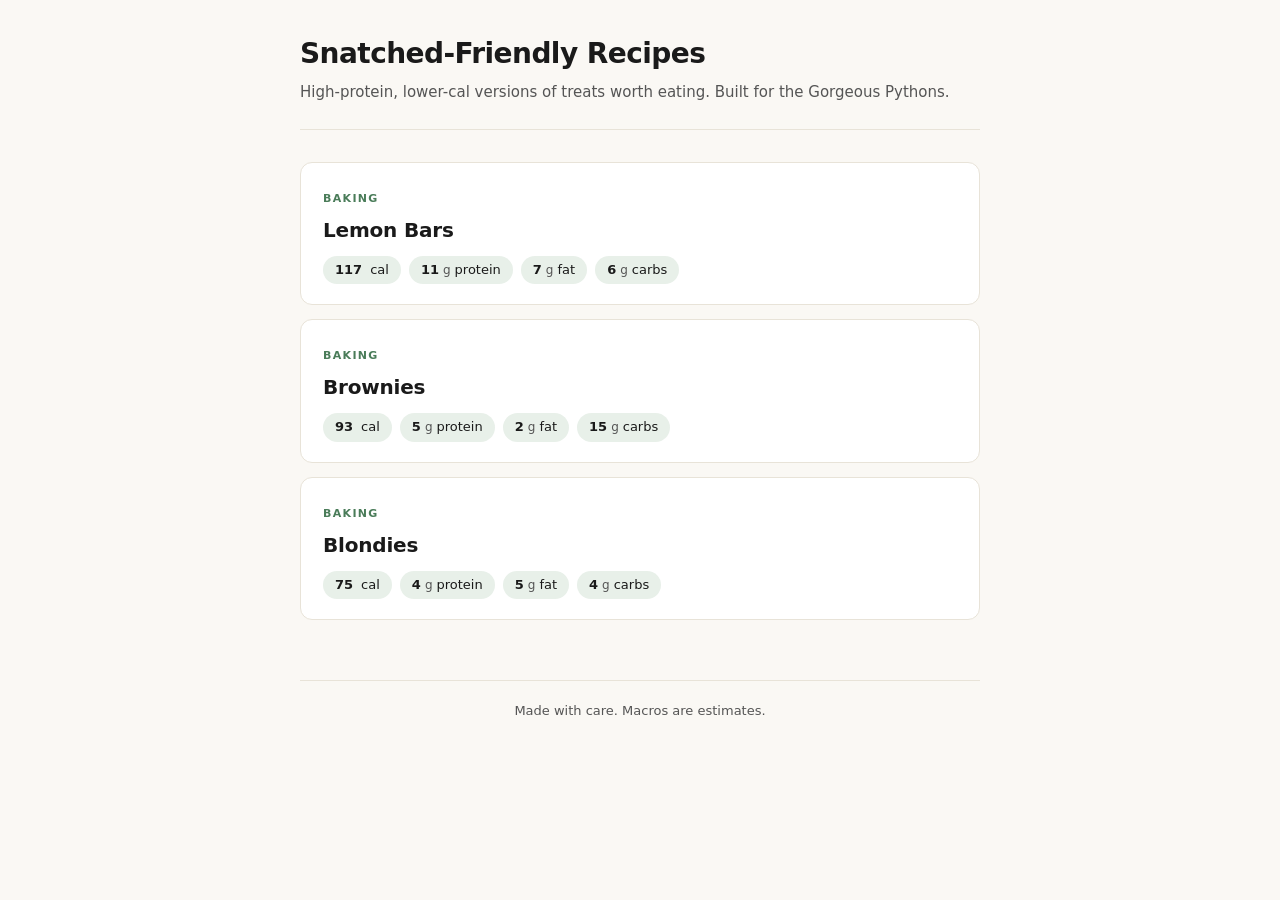
<file: index.html>
<!DOCTYPE html>
<html lang="en">
<head>
  <meta charset="UTF-8">
  <meta name="viewport" content="width=device-width, initial-scale=1.0">
  <title>Snatched-Friendly Recipes</title>
  <meta name="description" content="High-protein, lower-cal versions of treats worth eating. Built for the Gorgeous Pythons.">
  <link rel="stylesheet" href="styles.css">
</head>
<body>
  <div class="wrap">
    <header class="site">
      <h1><a href="index.html">Snatched-Friendly Recipes</a></h1>
      <p>High-protein, lower-cal versions of treats worth eating. Built for the Gorgeous Pythons.</p>
    </header>

    <main>
      <ul class="recipe-list" id="recipe-list"></ul>
    </main>

    <footer class="site">
      Made with care. Macros are estimates.
    </footer>
  </div>

  <script src="recipes.js"></script>
  <script src="app.js"></script>
</body>
</html>
</file>
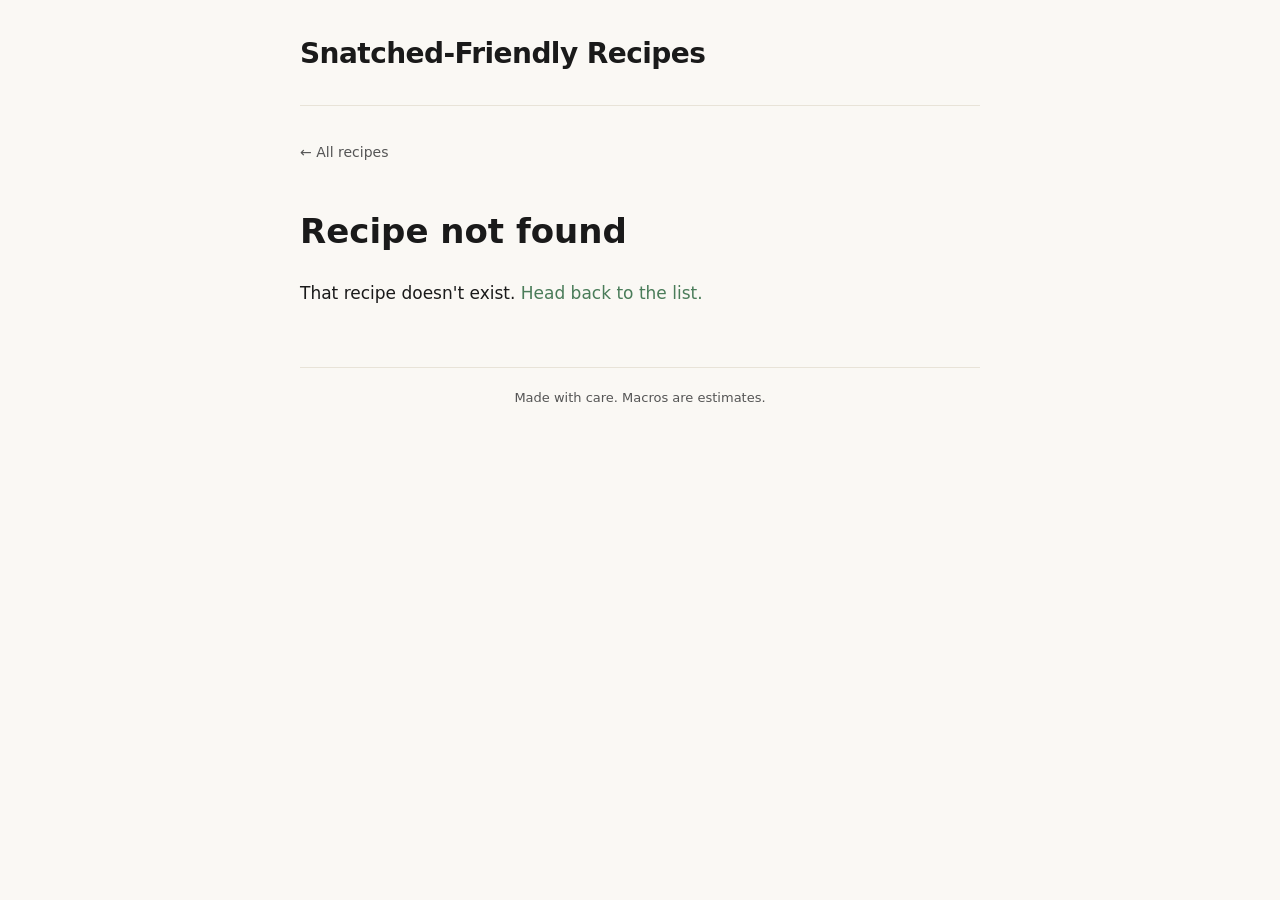
<file: recipe.html>
<!DOCTYPE html>
<html lang="en">
<head>
  <meta charset="UTF-8">
  <meta name="viewport" content="width=device-width, initial-scale=1.0">
  <title>Recipe — Snatched-Friendly Recipes</title>
  <link rel="stylesheet" href="styles.css">
</head>
<body>
  <div class="wrap">
    <header class="site">
      <h1><a href="index.html">Snatched-Friendly Recipes</a></h1>
    </header>

    <main id="recipe"></main>

    <footer class="site">
      Made with care. Macros are estimates.
    </footer>
  </div>

  <script src="recipes.js"></script>
  <script src="app.js"></script>
</body>
</html>
</file>
<file: styles.css>
:root {
  --bg: #faf8f4;
  --surface: #ffffff;
  --ink: #1a1a1a;
  --ink-soft: #555555;
  --line: #e8e3d8;
  --accent: #4a7c59;
  --accent-soft: #e8f0e9;
  --warn: #c44536;
  --shadow: 0 1px 2px rgba(0,0,0,0.04), 0 4px 12px rgba(0,0,0,0.04);
  --radius: 12px;
  --max: 720px;
}

* { box-sizing: border-box; }

html, body {
  margin: 0;
  padding: 0;
  background: var(--bg);
  color: var(--ink);
  font-family: -apple-system, BlinkMacSystemFont, "Segoe UI", "Inter", system-ui, sans-serif;
  font-size: 17px;
  line-height: 1.55;
  -webkit-font-smoothing: antialiased;
}

a { color: var(--accent); text-decoration: none; }
a:hover { text-decoration: underline; }

.wrap {
  max-width: var(--max);
  margin: 0 auto;
  padding: 32px 20px 80px;
}

header.site {
  border-bottom: 1px solid var(--line);
  padding-bottom: 24px;
  margin-bottom: 32px;
}

header.site h1 {
  font-size: 28px;
  font-weight: 800;
  letter-spacing: -0.02em;
  margin: 0 0 6px;
}

header.site h1 a { color: var(--ink); }
header.site h1 a:hover { text-decoration: none; }

header.site p {
  margin: 0;
  color: var(--ink-soft);
  font-size: 15px;
}

.eyebrow {
  text-transform: uppercase;
  font-size: 11px;
  letter-spacing: 0.12em;
  font-weight: 700;
  color: var(--accent);
}

/* Index list */
.recipe-list {
  display: grid;
  grid-template-columns: 1fr;
  gap: 14px;
  list-style: none;
  margin: 0;
  padding: 0;
}

.recipe-card {
  display: block;
  background: var(--surface);
  border: 1px solid var(--line);
  border-radius: var(--radius);
  padding: 20px 22px;
  color: var(--ink);
  transition: transform 0.08s ease, box-shadow 0.15s ease, border-color 0.15s ease;
}

.recipe-card:hover {
  text-decoration: none;
  border-color: var(--accent);
  box-shadow: var(--shadow);
  transform: translateY(-1px);
}

.recipe-card h2 {
  font-size: 20px;
  margin: 6px 0 10px;
  letter-spacing: -0.01em;
}

.macros-row {
  display: flex;
  flex-wrap: wrap;
  gap: 8px;
  margin-top: 4px;
}

.macro {
  display: inline-flex;
  align-items: baseline;
  gap: 4px;
  background: var(--accent-soft);
  color: var(--ink);
  border-radius: 999px;
  padding: 4px 12px;
  font-size: 13px;
  font-weight: 500;
}

.macro strong {
  font-weight: 700;
}

.macro .unit {
  color: var(--ink-soft);
  font-size: 12px;
}

/* Recipe page */
.back-link {
  display: inline-block;
  font-size: 14px;
  color: var(--ink-soft);
  margin-bottom: 18px;
}

.recipe-header h1 {
  font-size: 32px;
  font-weight: 800;
  letter-spacing: -0.02em;
  margin: 6px 0 8px;
  line-height: 1.15;
}

.serves {
  color: var(--ink-soft);
  font-size: 14px;
  margin: 0 0 18px;
}

.macros-block {
  background: var(--surface);
  border: 1px solid var(--line);
  border-radius: var(--radius);
  padding: 16px 18px;
  display: grid;
  grid-template-columns: repeat(4, 1fr);
  gap: 8px;
  margin: 0 0 28px;
}

.macros-block .stat {
  text-align: center;
}

.macros-block .num {
  display: block;
  font-size: 22px;
  font-weight: 700;
  color: var(--ink);
  line-height: 1.1;
}

.macros-block .label {
  display: block;
  font-size: 11px;
  text-transform: uppercase;
  letter-spacing: 0.08em;
  color: var(--ink-soft);
  margin-top: 4px;
}

h2.section {
  font-size: 13px;
  text-transform: uppercase;
  letter-spacing: 0.1em;
  color: var(--accent);
  margin: 28px 0 12px;
  font-weight: 700;
}

h3.subsection {
  font-size: 16px;
  margin: 18px 0 8px;
  font-weight: 700;
}

ul.ingredients {
  list-style: none;
  margin: 0;
  padding: 0;
  background: var(--surface);
  border: 1px solid var(--line);
  border-radius: var(--radius);
  overflow: hidden;
}

ul.ingredients li {
  padding: 12px 18px;
  border-bottom: 1px solid var(--line);
  font-size: 16px;
}

ul.ingredients li:last-child { border-bottom: none; }

ol.steps {
  margin: 0;
  padding: 0;
  list-style: none;
  counter-reset: step;
}

ol.steps li {
  counter-increment: step;
  position: relative;
  padding: 0 0 16px 44px;
  margin-bottom: 16px;
  border-bottom: 1px solid var(--line);
}

ol.steps li:last-child { border-bottom: none; margin-bottom: 0; }

ol.steps li::before {
  content: counter(step);
  position: absolute;
  left: 0;
  top: 0;
  width: 30px;
  height: 30px;
  background: var(--accent);
  color: white;
  border-radius: 50%;
  display: flex;
  align-items: center;
  justify-content: center;
  font-weight: 700;
  font-size: 14px;
}

.notes {
  background: var(--accent-soft);
  border-left: 3px solid var(--accent);
  padding: 14px 18px;
  border-radius: 8px;
  margin-top: 24px;
  font-size: 15px;
  color: var(--ink);
}

.notes::before {
  content: "Note";
  display: block;
  font-size: 11px;
  text-transform: uppercase;
  letter-spacing: 0.1em;
  color: var(--accent);
  font-weight: 700;
  margin-bottom: 6px;
}

footer.site {
  margin-top: 60px;
  padding-top: 20px;
  border-top: 1px solid var(--line);
  font-size: 13px;
  color: var(--ink-soft);
  text-align: center;
}

@media (max-width: 480px) {
  .wrap { padding: 24px 16px 60px; }
  .recipe-header h1 { font-size: 26px; }
  .macros-block { padding: 14px 10px; }
  .macros-block .num { font-size: 18px; }
  ol.steps li { padding-left: 38px; }
}

@media print {
  body { background: white; }
  .back-link, footer.site { display: none; }
  .recipe-card, ul.ingredients, .macros-block, .notes { box-shadow: none; }
}
</file>
